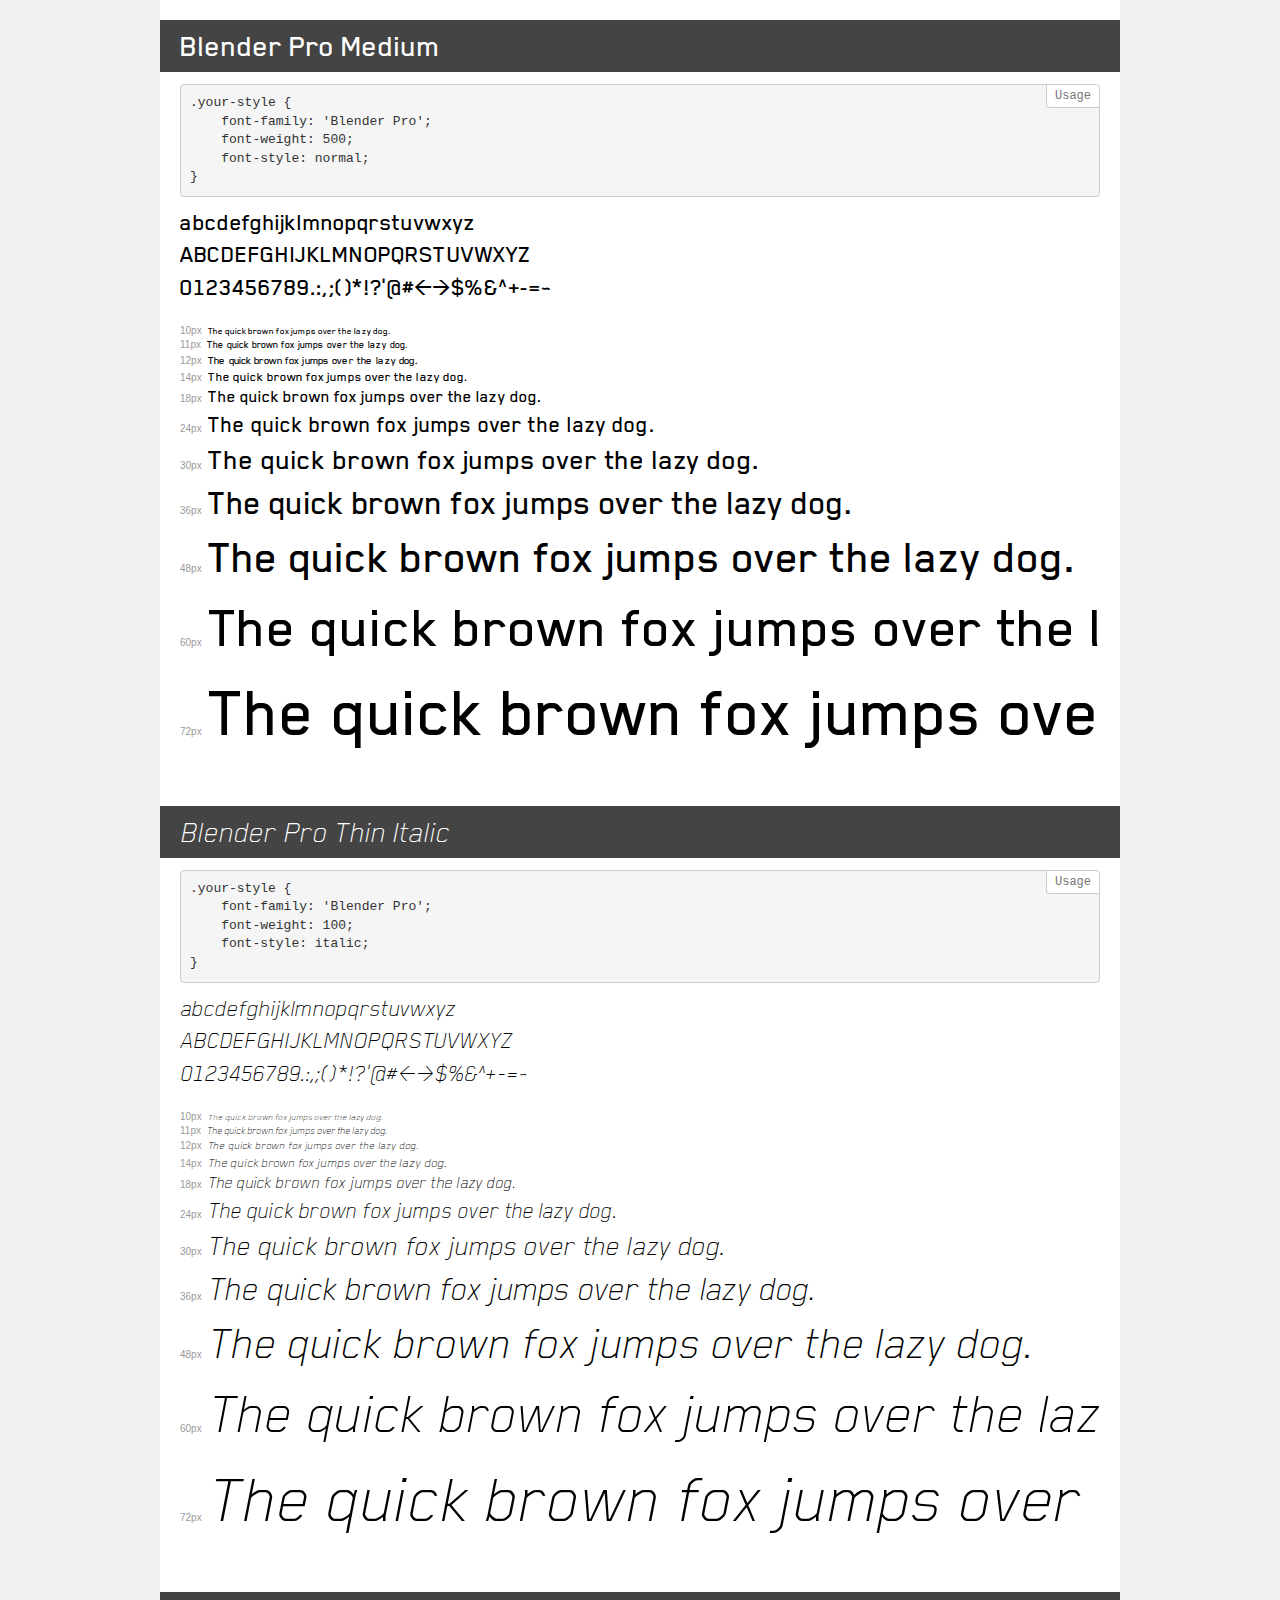
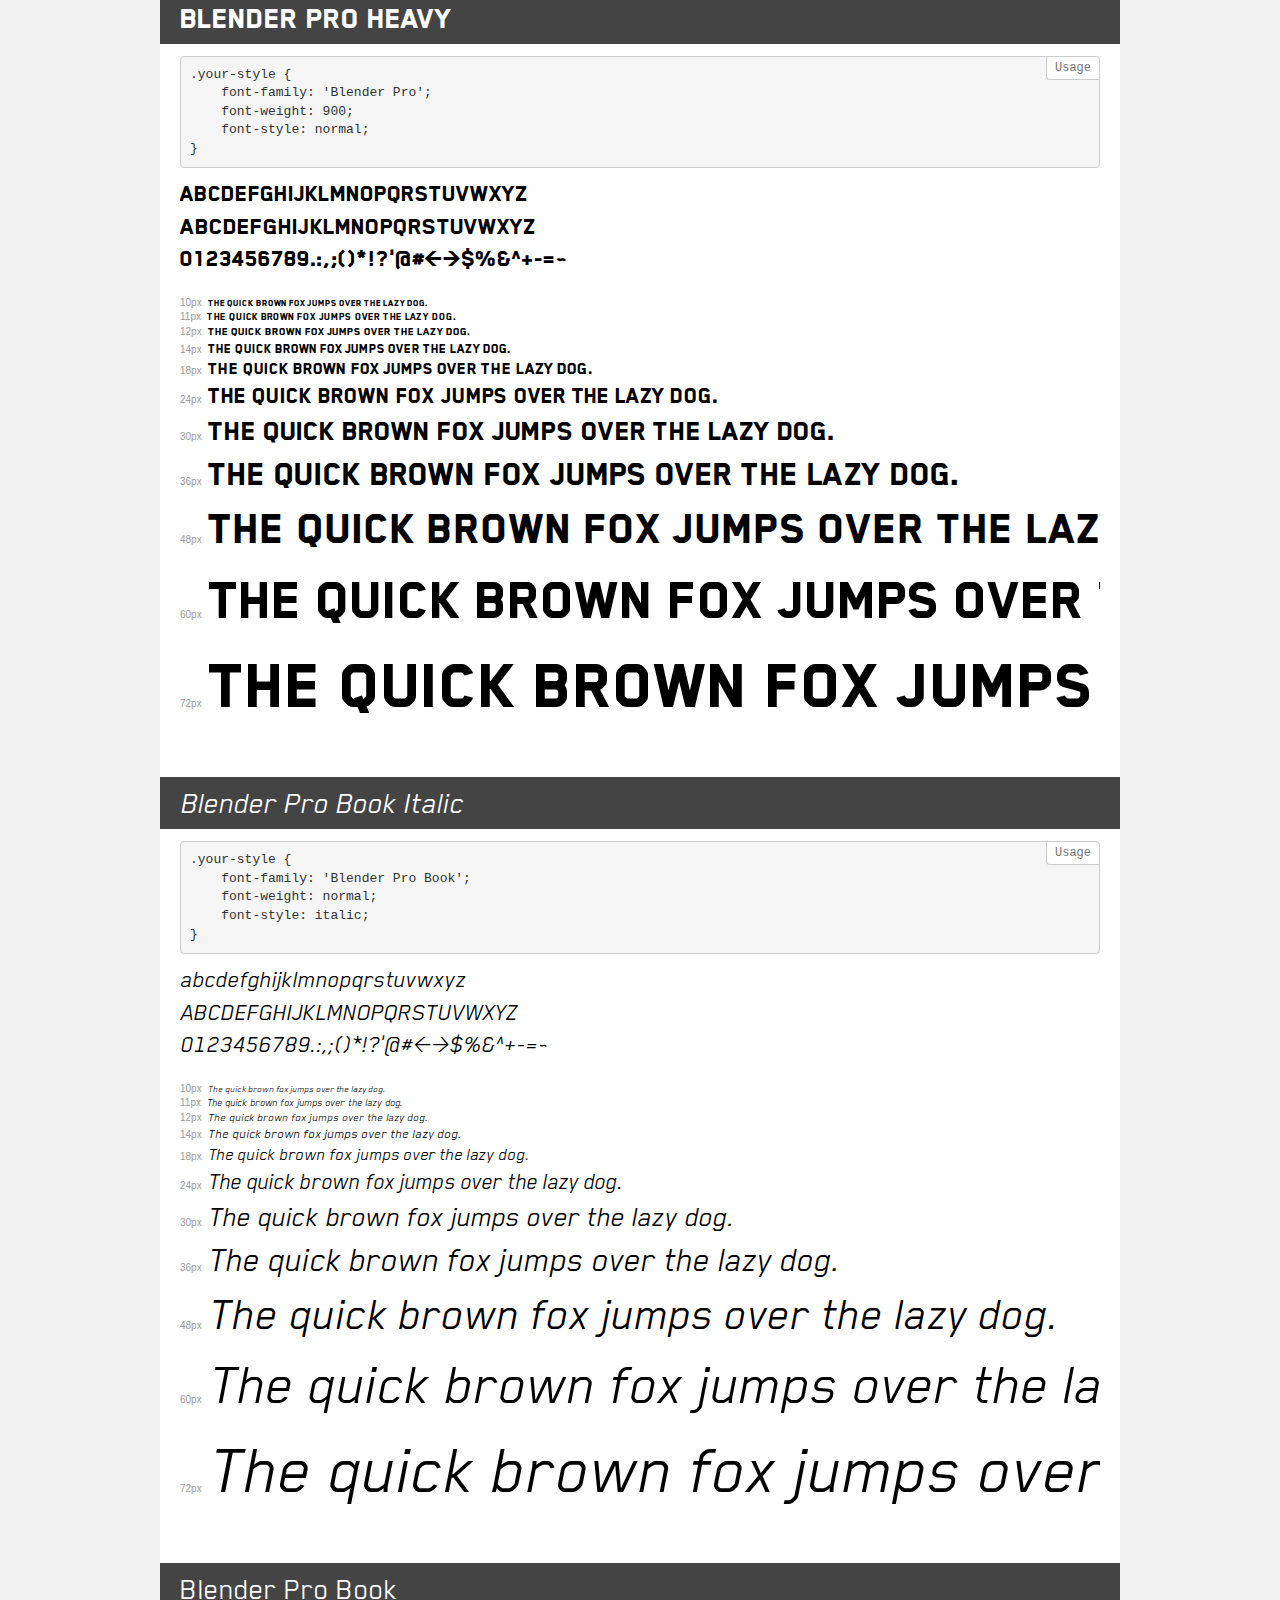
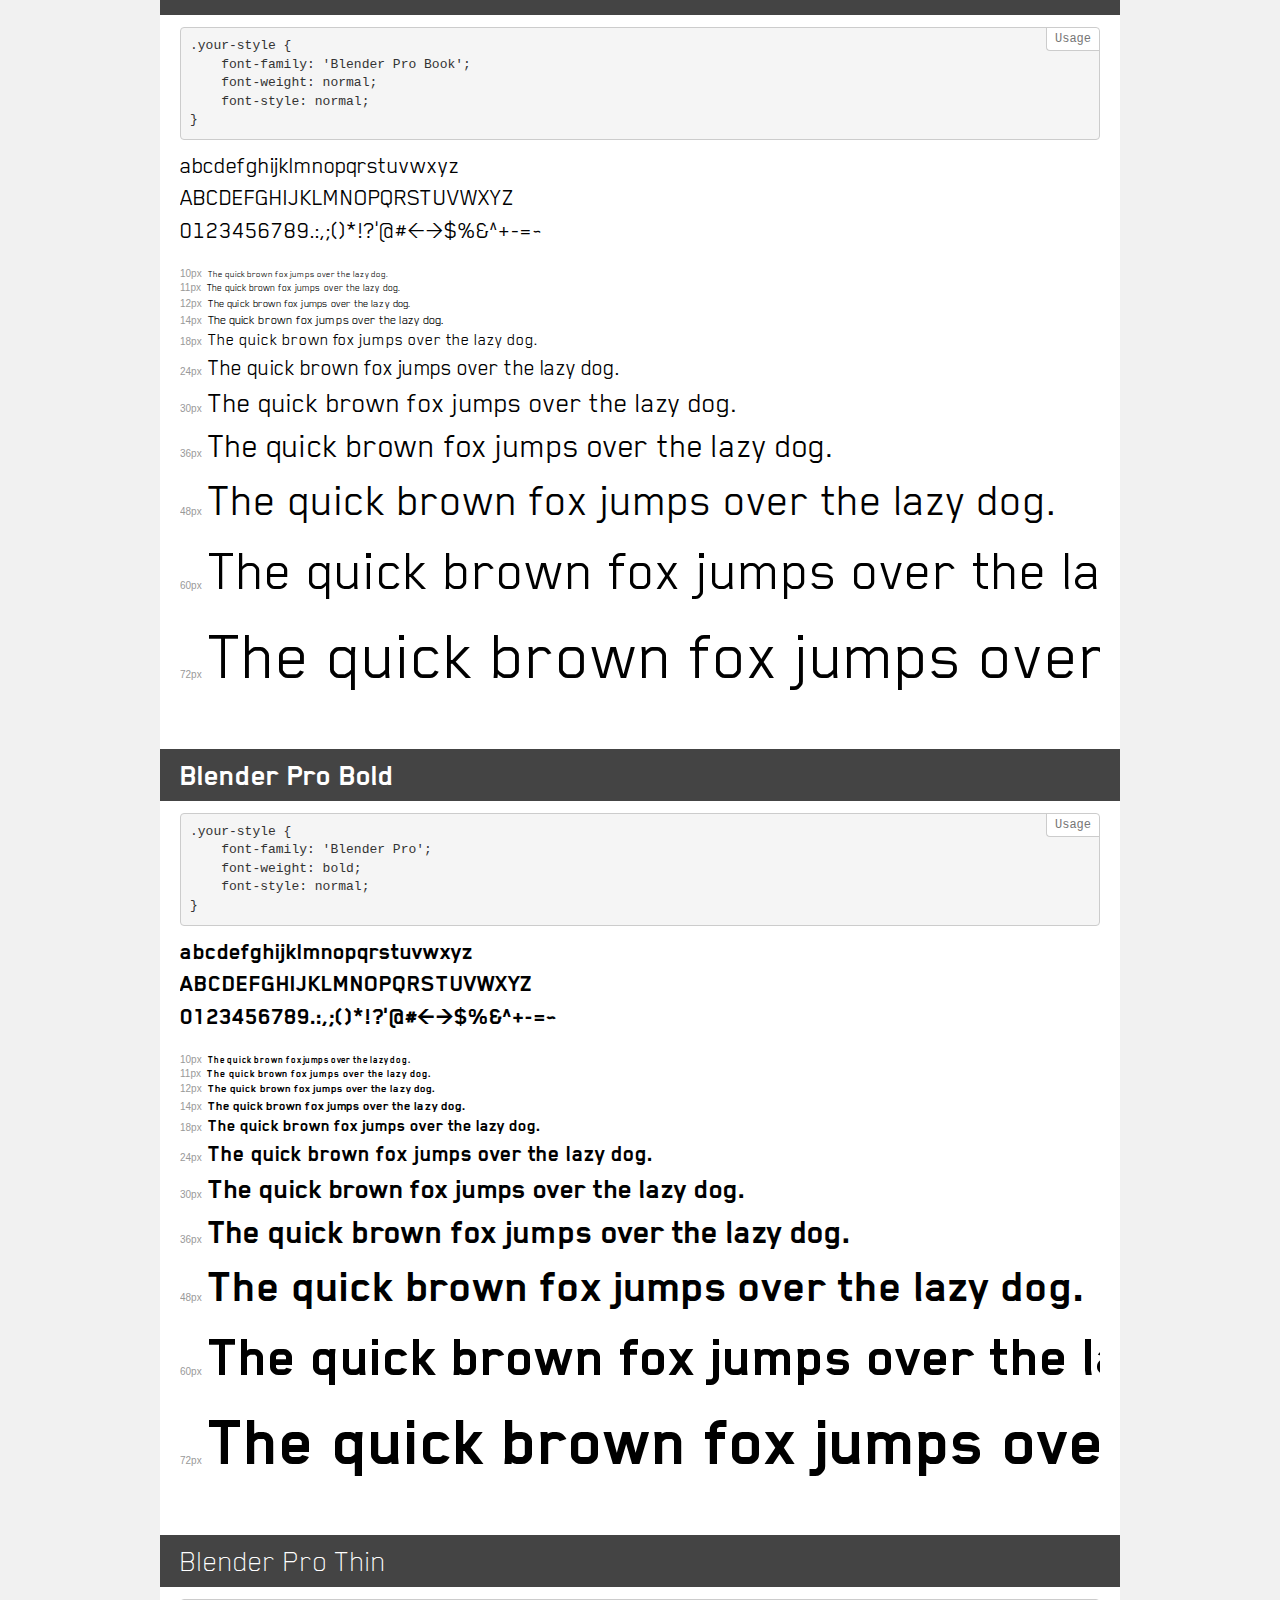
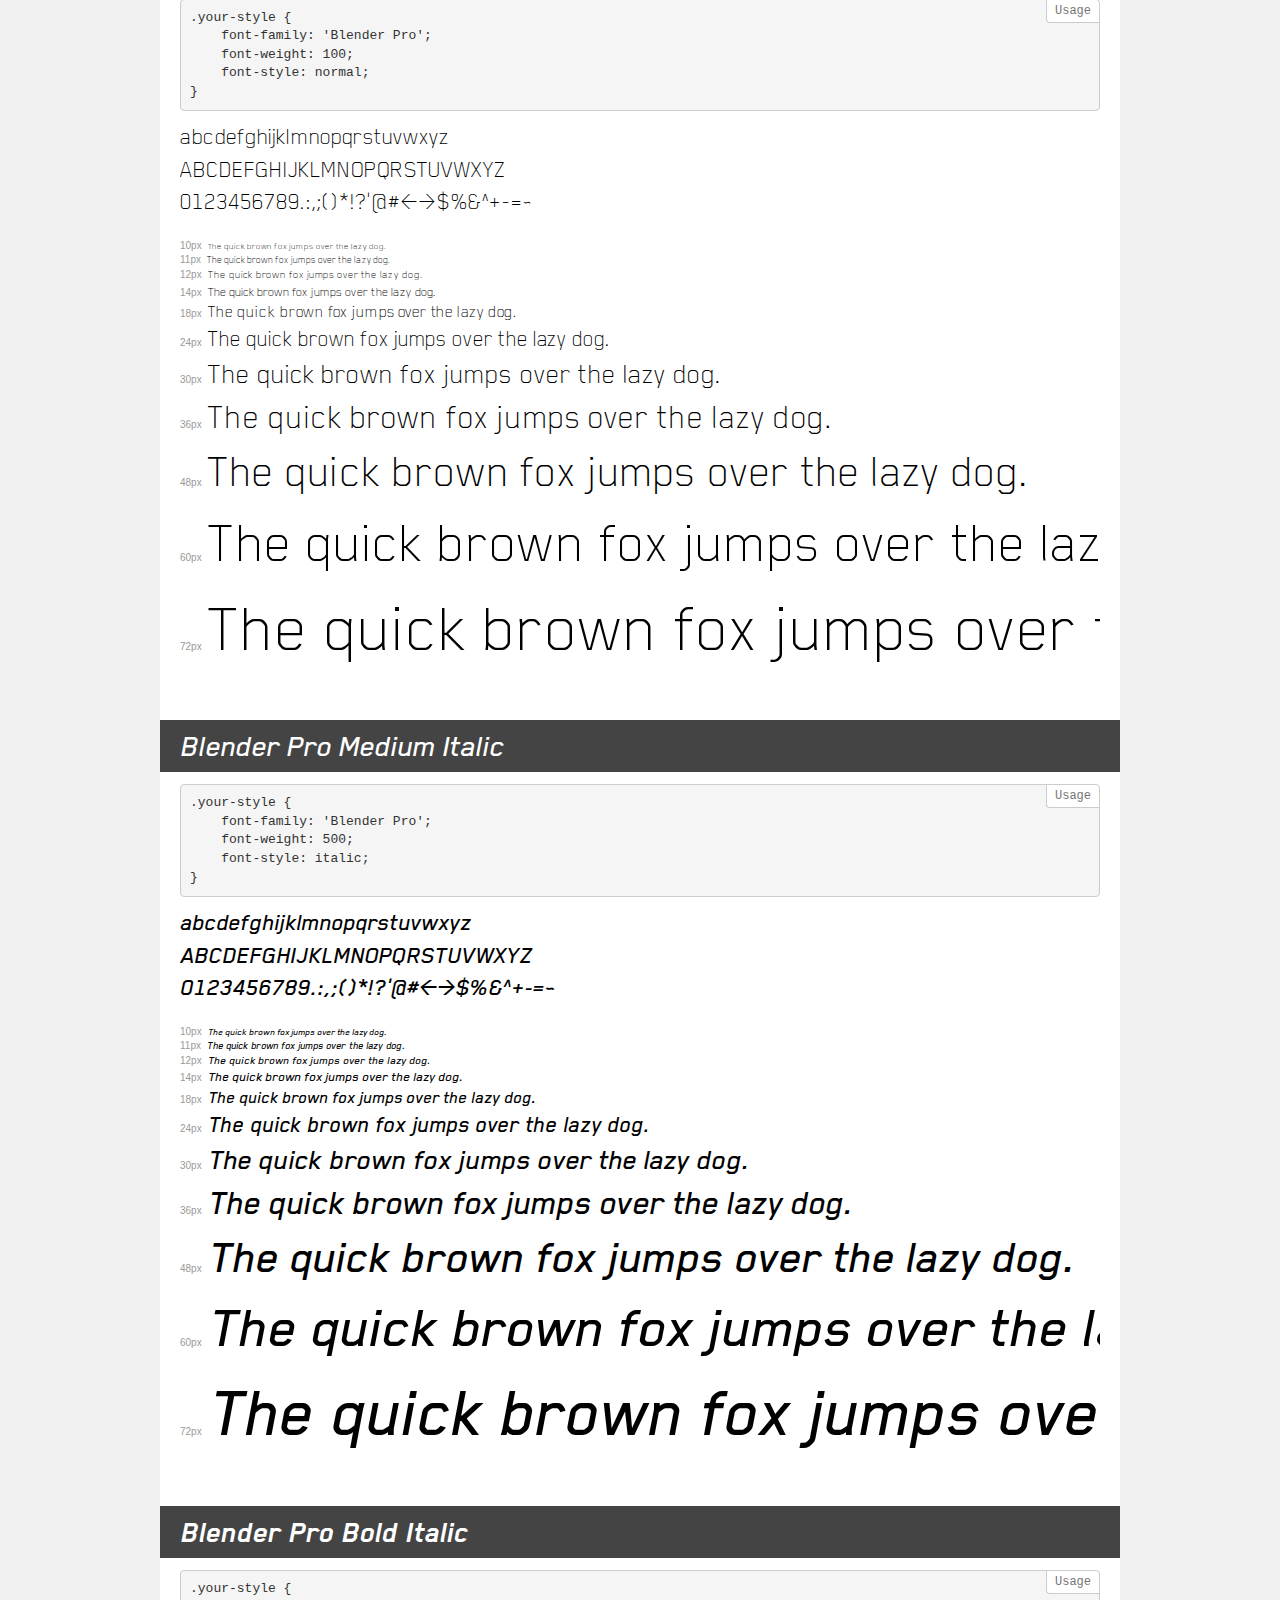
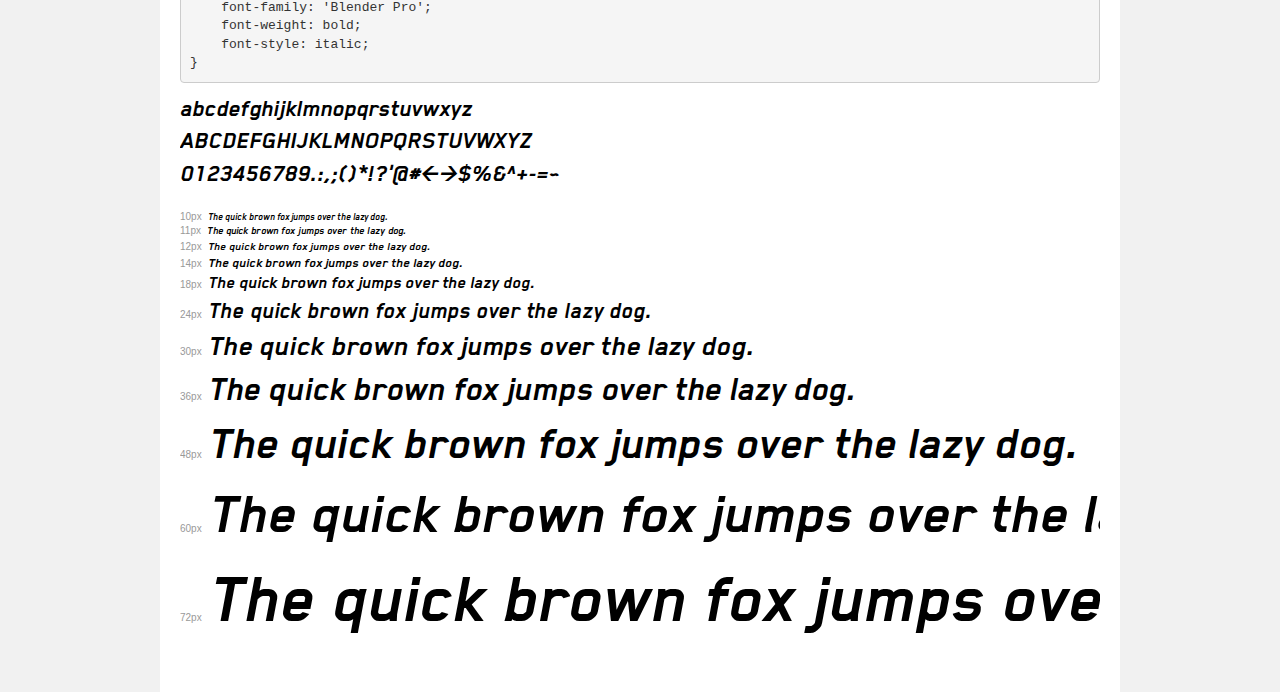
<file: font/demo.html>
<!DOCTYPE html>
<html>
<head>
    <meta charset="utf-8">
    <meta http-equiv="X-UA-Compatible" content="IE=edge">
    <meta name="viewport" content="width=device-width, initial-scale=1">
    <meta name="robots" content="noindex, noarchive">
    <meta name="format-detection" content="telephone=no">
    <title>Transfonter demo</title>
    <link href="stylesheet.css" rel="stylesheet">
    <style>
        /*
        http://meyerweb.com/eric/tools/css/reset/
        v2.0 | 20110126
        License: none (public domain)
        */
        html, body, div, span, applet, object, iframe,
        h1, h2, h3, h4, h5, h6, p, blockquote, pre,
        a, abbr, acronym, address, big, cite, code,
        del, dfn, em, img, ins, kbd, q, s, samp,
        small, strike, strong, sub, sup, tt, var,
        b, u, i, center,
        dl, dt, dd, ol, ul, li,
        fieldset, form, label, legend,
        table, caption, tbody, tfoot, thead, tr, th, td,
        article, aside, canvas, details, embed,
        figure, figcaption, footer, header, hgroup,
        menu, nav, output, ruby, section, summary,
        time, mark, audio, video {
            margin: 0;
            padding: 0;
            border: 0;
            font-size: 100%;
            font: inherit;
            vertical-align: baseline;
        }
        /* HTML5 display-role reset for older browsers */
        article, aside, details, figcaption, figure,
        footer, header, hgroup, menu, nav, section {
            display: block;
        }
        body {
            line-height: 1;
        }
        ol, ul {
            list-style: none;
        }
        blockquote, q {
            quotes: none;
        }
        blockquote:before, blockquote:after,
        q:before, q:after {
            content: '';
            content: none;
        }
        table {
            border-collapse: collapse;
            border-spacing: 0;
        }
        /* common styles */
        body {
            background: #f1f1f1;
            color: #000;
        }
        .page {
            background: #fff;
            width: 920px;
            margin: 0 auto;
            padding: 20px 20px 0 20px;
            overflow: hidden;
        }
        .font-container {
            overflow-x: auto;
            overflow-y: hidden;
            margin-bottom: 40px;
            line-height: 1.3;
            white-space: nowrap;
            padding-bottom: 5px;
        }
        h1 {
            position: relative;
            background: #444;
            font-size: 32px;
            color: #fff;
            padding: 10px 20px;
            margin: 0 -20px 12px -20px;
        }
        .letters {
            font-size: 25px;
            margin-bottom: 20px;
        }
        .s10:before {
            content: '10px';
        }
        .s11:before {
            content: '11px';
        }
        .s12:before {
            content: '12px';
        }
        .s14:before {
            content: '14px';
        }
        .s18:before {
            content: '18px';
        }
        .s24:before {
            content: '24px';
        }
        .s30:before {
            content: '30px';
        }
        .s36:before {
            content: '36px';
        }
        .s48:before {
            content: '48px';
        }
        .s60:before {
            content: '60px';
        }
        .s72:before {
            content: '72px';
        }
        .s10:before, .s11:before, .s12:before, .s14:before,
        .s18:before, .s24:before, .s30:before, .s36:before,
        .s48:before, .s60:before, .s72:before {
            font-family: Arial, sans-serif;
            font-size: 10px;
            font-weight: normal;
            font-style: normal;
            color: #999;
            padding-right: 6px;
        }
        pre {
            display: block;
            position: relative;
            padding: 9px;
            margin: 0 0 10px;
            font-family: Monaco, Menlo, Consolas, "Courier New", monospace !important;
            font-size: 13px;
            line-height: 1.428571429;
            color: #333;
            font-weight: normal !important;
            font-style: normal !important;
            background-color: #f5f5f5;
            border: 1px solid #ccc;
            overflow-x: auto;
            border-radius: 4px;
        }
        pre:after {
            display: block;
            position: absolute;
            right: 0;
            top: 0;
            content: 'Usage';
            line-height: 1;
            padding: 5px 8px;
            font-size: 12px;
            color: #767676;
            background-color: #fff;
            border: 1px solid #ccc;
            border-right: none;
            border-top: none;
            border-radius: 0 4px 0 4px;
            z-index: 10;
        }
        /* responsive */
        @media (max-width: 959px) {
            .page {
                width: auto;
                margin: 0;
            }
        }
    </style>
</head>
<body>
<div class="page">
    <div class="demo" style="font-family: 'Blender Pro'; font-weight: 500; font-style: normal;">
        <h1>Blender Pro Medium</h1>
        <pre>.your-style {
    font-family: 'Blender Pro';
    font-weight: 500;
    font-style: normal;
}</pre>
        <div class="font-container">
            <p class="letters">
                abcdefghijklmnopqrstuvwxyz<br>
ABCDEFGHIJKLMNOPQRSTUVWXYZ<br>
                0123456789.:,;()*!?'@#<>$%&^+-=~
            </p>
            <p class="s10" style="font-size: 10px;">The quick brown fox jumps over the lazy dog.</p>
            <p class="s11" style="font-size: 11px;">The quick brown fox jumps over the lazy dog.</p>
            <p class="s12" style="font-size: 12px;">The quick brown fox jumps over the lazy dog.</p>
            <p class="s14" style="font-size: 14px;">The quick brown fox jumps over the lazy dog.</p>
            <p class="s18" style="font-size: 18px;">The quick brown fox jumps over the lazy dog.</p>
            <p class="s24" style="font-size: 24px;">The quick brown fox jumps over the lazy dog.</p>
            <p class="s30" style="font-size: 30px;">The quick brown fox jumps over the lazy dog.</p>
            <p class="s36" style="font-size: 36px;">The quick brown fox jumps over the lazy dog.</p>
            <p class="s48" style="font-size: 48px;">The quick brown fox jumps over the lazy dog.</p>
            <p class="s60" style="font-size: 60px;">The quick brown fox jumps over the lazy dog.</p>
            <p class="s72" style="font-size: 72px;">The quick brown fox jumps over the lazy dog.</p>
        </div>
    </div>
    <div class="demo" style="font-family: 'Blender Pro'; font-weight: 100; font-style: italic;">
        <h1>Blender Pro Thin Italic</h1>
        <pre>.your-style {
    font-family: 'Blender Pro';
    font-weight: 100;
    font-style: italic;
}</pre>
        <div class="font-container">
            <p class="letters">
                abcdefghijklmnopqrstuvwxyz<br>
ABCDEFGHIJKLMNOPQRSTUVWXYZ<br>
                0123456789.:,;()*!?'@#<>$%&^+-=~
            </p>
            <p class="s10" style="font-size: 10px;">The quick brown fox jumps over the lazy dog.</p>
            <p class="s11" style="font-size: 11px;">The quick brown fox jumps over the lazy dog.</p>
            <p class="s12" style="font-size: 12px;">The quick brown fox jumps over the lazy dog.</p>
            <p class="s14" style="font-size: 14px;">The quick brown fox jumps over the lazy dog.</p>
            <p class="s18" style="font-size: 18px;">The quick brown fox jumps over the lazy dog.</p>
            <p class="s24" style="font-size: 24px;">The quick brown fox jumps over the lazy dog.</p>
            <p class="s30" style="font-size: 30px;">The quick brown fox jumps over the lazy dog.</p>
            <p class="s36" style="font-size: 36px;">The quick brown fox jumps over the lazy dog.</p>
            <p class="s48" style="font-size: 48px;">The quick brown fox jumps over the lazy dog.</p>
            <p class="s60" style="font-size: 60px;">The quick brown fox jumps over the lazy dog.</p>
            <p class="s72" style="font-size: 72px;">The quick brown fox jumps over the lazy dog.</p>
        </div>
    </div>
    <div class="demo" style="font-family: 'Blender Pro'; font-weight: 900; font-style: normal;">
        <h1>Blender Pro Heavy</h1>
        <pre>.your-style {
    font-family: 'Blender Pro';
    font-weight: 900;
    font-style: normal;
}</pre>
        <div class="font-container">
            <p class="letters">
                abcdefghijklmnopqrstuvwxyz<br>
ABCDEFGHIJKLMNOPQRSTUVWXYZ<br>
                0123456789.:,;()*!?'@#<>$%&^+-=~
            </p>
            <p class="s10" style="font-size: 10px;">The quick brown fox jumps over the lazy dog.</p>
            <p class="s11" style="font-size: 11px;">The quick brown fox jumps over the lazy dog.</p>
            <p class="s12" style="font-size: 12px;">The quick brown fox jumps over the lazy dog.</p>
            <p class="s14" style="font-size: 14px;">The quick brown fox jumps over the lazy dog.</p>
            <p class="s18" style="font-size: 18px;">The quick brown fox jumps over the lazy dog.</p>
            <p class="s24" style="font-size: 24px;">The quick brown fox jumps over the lazy dog.</p>
            <p class="s30" style="font-size: 30px;">The quick brown fox jumps over the lazy dog.</p>
            <p class="s36" style="font-size: 36px;">The quick brown fox jumps over the lazy dog.</p>
            <p class="s48" style="font-size: 48px;">The quick brown fox jumps over the lazy dog.</p>
            <p class="s60" style="font-size: 60px;">The quick brown fox jumps over the lazy dog.</p>
            <p class="s72" style="font-size: 72px;">The quick brown fox jumps over the lazy dog.</p>
        </div>
    </div>
    <div class="demo" style="font-family: 'Blender Pro Book'; font-weight: normal; font-style: italic;">
        <h1>Blender Pro Book Italic</h1>
        <pre>.your-style {
    font-family: 'Blender Pro Book';
    font-weight: normal;
    font-style: italic;
}</pre>
        <div class="font-container">
            <p class="letters">
                abcdefghijklmnopqrstuvwxyz<br>
ABCDEFGHIJKLMNOPQRSTUVWXYZ<br>
                0123456789.:,;()*!?'@#<>$%&^+-=~
            </p>
            <p class="s10" style="font-size: 10px;">The quick brown fox jumps over the lazy dog.</p>
            <p class="s11" style="font-size: 11px;">The quick brown fox jumps over the lazy dog.</p>
            <p class="s12" style="font-size: 12px;">The quick brown fox jumps over the lazy dog.</p>
            <p class="s14" style="font-size: 14px;">The quick brown fox jumps over the lazy dog.</p>
            <p class="s18" style="font-size: 18px;">The quick brown fox jumps over the lazy dog.</p>
            <p class="s24" style="font-size: 24px;">The quick brown fox jumps over the lazy dog.</p>
            <p class="s30" style="font-size: 30px;">The quick brown fox jumps over the lazy dog.</p>
            <p class="s36" style="font-size: 36px;">The quick brown fox jumps over the lazy dog.</p>
            <p class="s48" style="font-size: 48px;">The quick brown fox jumps over the lazy dog.</p>
            <p class="s60" style="font-size: 60px;">The quick brown fox jumps over the lazy dog.</p>
            <p class="s72" style="font-size: 72px;">The quick brown fox jumps over the lazy dog.</p>
        </div>
    </div>
    <div class="demo" style="font-family: 'Blender Pro Book'; font-weight: normal; font-style: normal;">
        <h1>Blender Pro Book</h1>
        <pre>.your-style {
    font-family: 'Blender Pro Book';
    font-weight: normal;
    font-style: normal;
}</pre>
        <div class="font-container">
            <p class="letters">
                abcdefghijklmnopqrstuvwxyz<br>
ABCDEFGHIJKLMNOPQRSTUVWXYZ<br>
                0123456789.:,;()*!?'@#<>$%&^+-=~
            </p>
            <p class="s10" style="font-size: 10px;">The quick brown fox jumps over the lazy dog.</p>
            <p class="s11" style="font-size: 11px;">The quick brown fox jumps over the lazy dog.</p>
            <p class="s12" style="font-size: 12px;">The quick brown fox jumps over the lazy dog.</p>
            <p class="s14" style="font-size: 14px;">The quick brown fox jumps over the lazy dog.</p>
            <p class="s18" style="font-size: 18px;">The quick brown fox jumps over the lazy dog.</p>
            <p class="s24" style="font-size: 24px;">The quick brown fox jumps over the lazy dog.</p>
            <p class="s30" style="font-size: 30px;">The quick brown fox jumps over the lazy dog.</p>
            <p class="s36" style="font-size: 36px;">The quick brown fox jumps over the lazy dog.</p>
            <p class="s48" style="font-size: 48px;">The quick brown fox jumps over the lazy dog.</p>
            <p class="s60" style="font-size: 60px;">The quick brown fox jumps over the lazy dog.</p>
            <p class="s72" style="font-size: 72px;">The quick brown fox jumps over the lazy dog.</p>
        </div>
    </div>
    <div class="demo" style="font-family: 'Blender Pro'; font-weight: bold; font-style: normal;">
        <h1>Blender Pro Bold</h1>
        <pre>.your-style {
    font-family: 'Blender Pro';
    font-weight: bold;
    font-style: normal;
}</pre>
        <div class="font-container">
            <p class="letters">
                abcdefghijklmnopqrstuvwxyz<br>
ABCDEFGHIJKLMNOPQRSTUVWXYZ<br>
                0123456789.:,;()*!?'@#<>$%&^+-=~
            </p>
            <p class="s10" style="font-size: 10px;">The quick brown fox jumps over the lazy dog.</p>
            <p class="s11" style="font-size: 11px;">The quick brown fox jumps over the lazy dog.</p>
            <p class="s12" style="font-size: 12px;">The quick brown fox jumps over the lazy dog.</p>
            <p class="s14" style="font-size: 14px;">The quick brown fox jumps over the lazy dog.</p>
            <p class="s18" style="font-size: 18px;">The quick brown fox jumps over the lazy dog.</p>
            <p class="s24" style="font-size: 24px;">The quick brown fox jumps over the lazy dog.</p>
            <p class="s30" style="font-size: 30px;">The quick brown fox jumps over the lazy dog.</p>
            <p class="s36" style="font-size: 36px;">The quick brown fox jumps over the lazy dog.</p>
            <p class="s48" style="font-size: 48px;">The quick brown fox jumps over the lazy dog.</p>
            <p class="s60" style="font-size: 60px;">The quick brown fox jumps over the lazy dog.</p>
            <p class="s72" style="font-size: 72px;">The quick brown fox jumps over the lazy dog.</p>
        </div>
    </div>
    <div class="demo" style="font-family: 'Blender Pro'; font-weight: 100; font-style: normal;">
        <h1>Blender Pro Thin</h1>
        <pre>.your-style {
    font-family: 'Blender Pro';
    font-weight: 100;
    font-style: normal;
}</pre>
        <div class="font-container">
            <p class="letters">
                abcdefghijklmnopqrstuvwxyz<br>
ABCDEFGHIJKLMNOPQRSTUVWXYZ<br>
                0123456789.:,;()*!?'@#<>$%&^+-=~
            </p>
            <p class="s10" style="font-size: 10px;">The quick brown fox jumps over the lazy dog.</p>
            <p class="s11" style="font-size: 11px;">The quick brown fox jumps over the lazy dog.</p>
            <p class="s12" style="font-size: 12px;">The quick brown fox jumps over the lazy dog.</p>
            <p class="s14" style="font-size: 14px;">The quick brown fox jumps over the lazy dog.</p>
            <p class="s18" style="font-size: 18px;">The quick brown fox jumps over the lazy dog.</p>
            <p class="s24" style="font-size: 24px;">The quick brown fox jumps over the lazy dog.</p>
            <p class="s30" style="font-size: 30px;">The quick brown fox jumps over the lazy dog.</p>
            <p class="s36" style="font-size: 36px;">The quick brown fox jumps over the lazy dog.</p>
            <p class="s48" style="font-size: 48px;">The quick brown fox jumps over the lazy dog.</p>
            <p class="s60" style="font-size: 60px;">The quick brown fox jumps over the lazy dog.</p>
            <p class="s72" style="font-size: 72px;">The quick brown fox jumps over the lazy dog.</p>
        </div>
    </div>
    <div class="demo" style="font-family: 'Blender Pro'; font-weight: 500; font-style: italic;">
        <h1>Blender Pro Medium Italic</h1>
        <pre>.your-style {
    font-family: 'Blender Pro';
    font-weight: 500;
    font-style: italic;
}</pre>
        <div class="font-container">
            <p class="letters">
                abcdefghijklmnopqrstuvwxyz<br>
ABCDEFGHIJKLMNOPQRSTUVWXYZ<br>
                0123456789.:,;()*!?'@#<>$%&^+-=~
            </p>
            <p class="s10" style="font-size: 10px;">The quick brown fox jumps over the lazy dog.</p>
            <p class="s11" style="font-size: 11px;">The quick brown fox jumps over the lazy dog.</p>
            <p class="s12" style="font-size: 12px;">The quick brown fox jumps over the lazy dog.</p>
            <p class="s14" style="font-size: 14px;">The quick brown fox jumps over the lazy dog.</p>
            <p class="s18" style="font-size: 18px;">The quick brown fox jumps over the lazy dog.</p>
            <p class="s24" style="font-size: 24px;">The quick brown fox jumps over the lazy dog.</p>
            <p class="s30" style="font-size: 30px;">The quick brown fox jumps over the lazy dog.</p>
            <p class="s36" style="font-size: 36px;">The quick brown fox jumps over the lazy dog.</p>
            <p class="s48" style="font-size: 48px;">The quick brown fox jumps over the lazy dog.</p>
            <p class="s60" style="font-size: 60px;">The quick brown fox jumps over the lazy dog.</p>
            <p class="s72" style="font-size: 72px;">The quick brown fox jumps over the lazy dog.</p>
        </div>
    </div>
    <div class="demo" style="font-family: 'Blender Pro'; font-weight: bold; font-style: italic;">
        <h1>Blender Pro Bold Italic</h1>
        <pre>.your-style {
    font-family: 'Blender Pro';
    font-weight: bold;
    font-style: italic;
}</pre>
        <div class="font-container">
            <p class="letters">
                abcdefghijklmnopqrstuvwxyz<br>
ABCDEFGHIJKLMNOPQRSTUVWXYZ<br>
                0123456789.:,;()*!?'@#<>$%&^+-=~
            </p>
            <p class="s10" style="font-size: 10px;">The quick brown fox jumps over the lazy dog.</p>
            <p class="s11" style="font-size: 11px;">The quick brown fox jumps over the lazy dog.</p>
            <p class="s12" style="font-size: 12px;">The quick brown fox jumps over the lazy dog.</p>
            <p class="s14" style="font-size: 14px;">The quick brown fox jumps over the lazy dog.</p>
            <p class="s18" style="font-size: 18px;">The quick brown fox jumps over the lazy dog.</p>
            <p class="s24" style="font-size: 24px;">The quick brown fox jumps over the lazy dog.</p>
            <p class="s30" style="font-size: 30px;">The quick brown fox jumps over the lazy dog.</p>
            <p class="s36" style="font-size: 36px;">The quick brown fox jumps over the lazy dog.</p>
            <p class="s48" style="font-size: 48px;">The quick brown fox jumps over the lazy dog.</p>
            <p class="s60" style="font-size: 60px;">The quick brown fox jumps over the lazy dog.</p>
            <p class="s72" style="font-size: 72px;">The quick brown fox jumps over the lazy dog.</p>
        </div>
    </div>
</div>
</body>
</html>
</file>
<file: font/stylesheet.css>
@font-face {
    font-family: 'Blender Pro';
    src: url('BlenderPro-Medium.eot');
    src: local('Blender Pro Medium'), local('BlenderPro-Medium'),
        url('BlenderPro-Medium.eot?#iefix') format('embedded-opentype'),
        url('BlenderPro-Medium.woff2') format('woff2'),
        url('BlenderPro-Medium.woff') format('woff'),
        url('BlenderPro-Medium.ttf') format('truetype');
    font-weight: 500;
    font-style: normal;
}

@font-face {
    font-family: 'Blender Pro';
    src: url('BlenderPro-ThinItalic.eot');
    src: local('Blender Pro Thin Italic'), local('BlenderPro-ThinItalic'),
        url('BlenderPro-ThinItalic.eot?#iefix') format('embedded-opentype'),
        url('BlenderPro-ThinItalic.woff2') format('woff2'),
        url('BlenderPro-ThinItalic.woff') format('woff'),
        url('BlenderPro-ThinItalic.ttf') format('truetype');
    font-weight: 100;
    font-style: italic;
}

@font-face {
    font-family: 'Blender Pro';
    src: url('BlenderPro-Heavy.eot');
    src: local('Blender Pro Heavy'), local('BlenderPro-Heavy'),
        url('BlenderPro-Heavy.eot?#iefix') format('embedded-opentype'),
        url('BlenderPro-Heavy.woff2') format('woff2'),
        url('BlenderPro-Heavy.woff') format('woff'),
        url('BlenderPro-Heavy.ttf') format('truetype');
    font-weight: 900;
    font-style: normal;
}

@font-face {
    font-family: 'Blender Pro Book';
    src: url('BlenderPro-BookItalic.eot');
    src: local('Blender Pro Book Italic'), local('BlenderPro-BookItalic'),
        url('BlenderPro-BookItalic.eot?#iefix') format('embedded-opentype'),
        url('BlenderPro-BookItalic.woff2') format('woff2'),
        url('BlenderPro-BookItalic.woff') format('woff'),
        url('BlenderPro-BookItalic.ttf') format('truetype');
    font-weight: normal;
    font-style: italic;
}

@font-face {
    font-family: 'Blender Pro Book';
    src: url('BlenderPro-Book.eot');
    src: local('Blender Pro Book'), local('BlenderPro-Book'),
        url('BlenderPro-Book.eot?#iefix') format('embedded-opentype'),
        url('BlenderPro-Book.woff2') format('woff2'),
        url('BlenderPro-Book.woff') format('woff'),
        url('BlenderPro-Book.ttf') format('truetype');
    font-weight: normal;
    font-style: normal;
}

@font-face {
    font-family: 'Blender Pro';
    src: url('BlenderPro-Bold.eot');
    src: local('Blender Pro Bold'), local('BlenderPro-Bold'),
        url('BlenderPro-Bold.eot?#iefix') format('embedded-opentype'),
        url('BlenderPro-Bold.woff2') format('woff2'),
        url('BlenderPro-Bold.woff') format('woff'),
        url('BlenderPro-Bold.ttf') format('truetype');
    font-weight: bold;
    font-style: normal;
}

@font-face {
    font-family: 'Blender Pro';
    src: url('BlenderPro-Thin.eot');
    src: local('Blender Pro Thin'), local('BlenderPro-Thin'),
        url('BlenderPro-Thin.eot?#iefix') format('embedded-opentype'),
        url('BlenderPro-Thin.woff2') format('woff2'),
        url('BlenderPro-Thin.woff') format('woff'),
        url('BlenderPro-Thin.ttf') format('truetype');
    font-weight: 100;
    font-style: normal;
}

@font-face {
    font-family: 'Blender Pro';
    src: url('BlenderPro-MediumItalic.eot');
    src: local('Blender Pro Medium Italic'), local('BlenderPro-MediumItalic'),
        url('BlenderPro-MediumItalic.eot?#iefix') format('embedded-opentype'),
        url('BlenderPro-MediumItalic.woff2') format('woff2'),
        url('BlenderPro-MediumItalic.woff') format('woff'),
        url('BlenderPro-MediumItalic.ttf') format('truetype');
    font-weight: 500;
    font-style: italic;
}

@font-face {
    font-family: 'Blender Pro';
    src: url('BlenderPro-BoldItalic.eot');
    src: local('Blender Pro Bold Italic'), local('BlenderPro-BoldItalic'),
        url('BlenderPro-BoldItalic.eot?#iefix') format('embedded-opentype'),
        url('BlenderPro-BoldItalic.woff2') format('woff2'),
        url('BlenderPro-BoldItalic.woff') format('woff'),
        url('BlenderPro-BoldItalic.ttf') format('truetype');
    font-weight: bold;
    font-style: italic;
}
</file>
